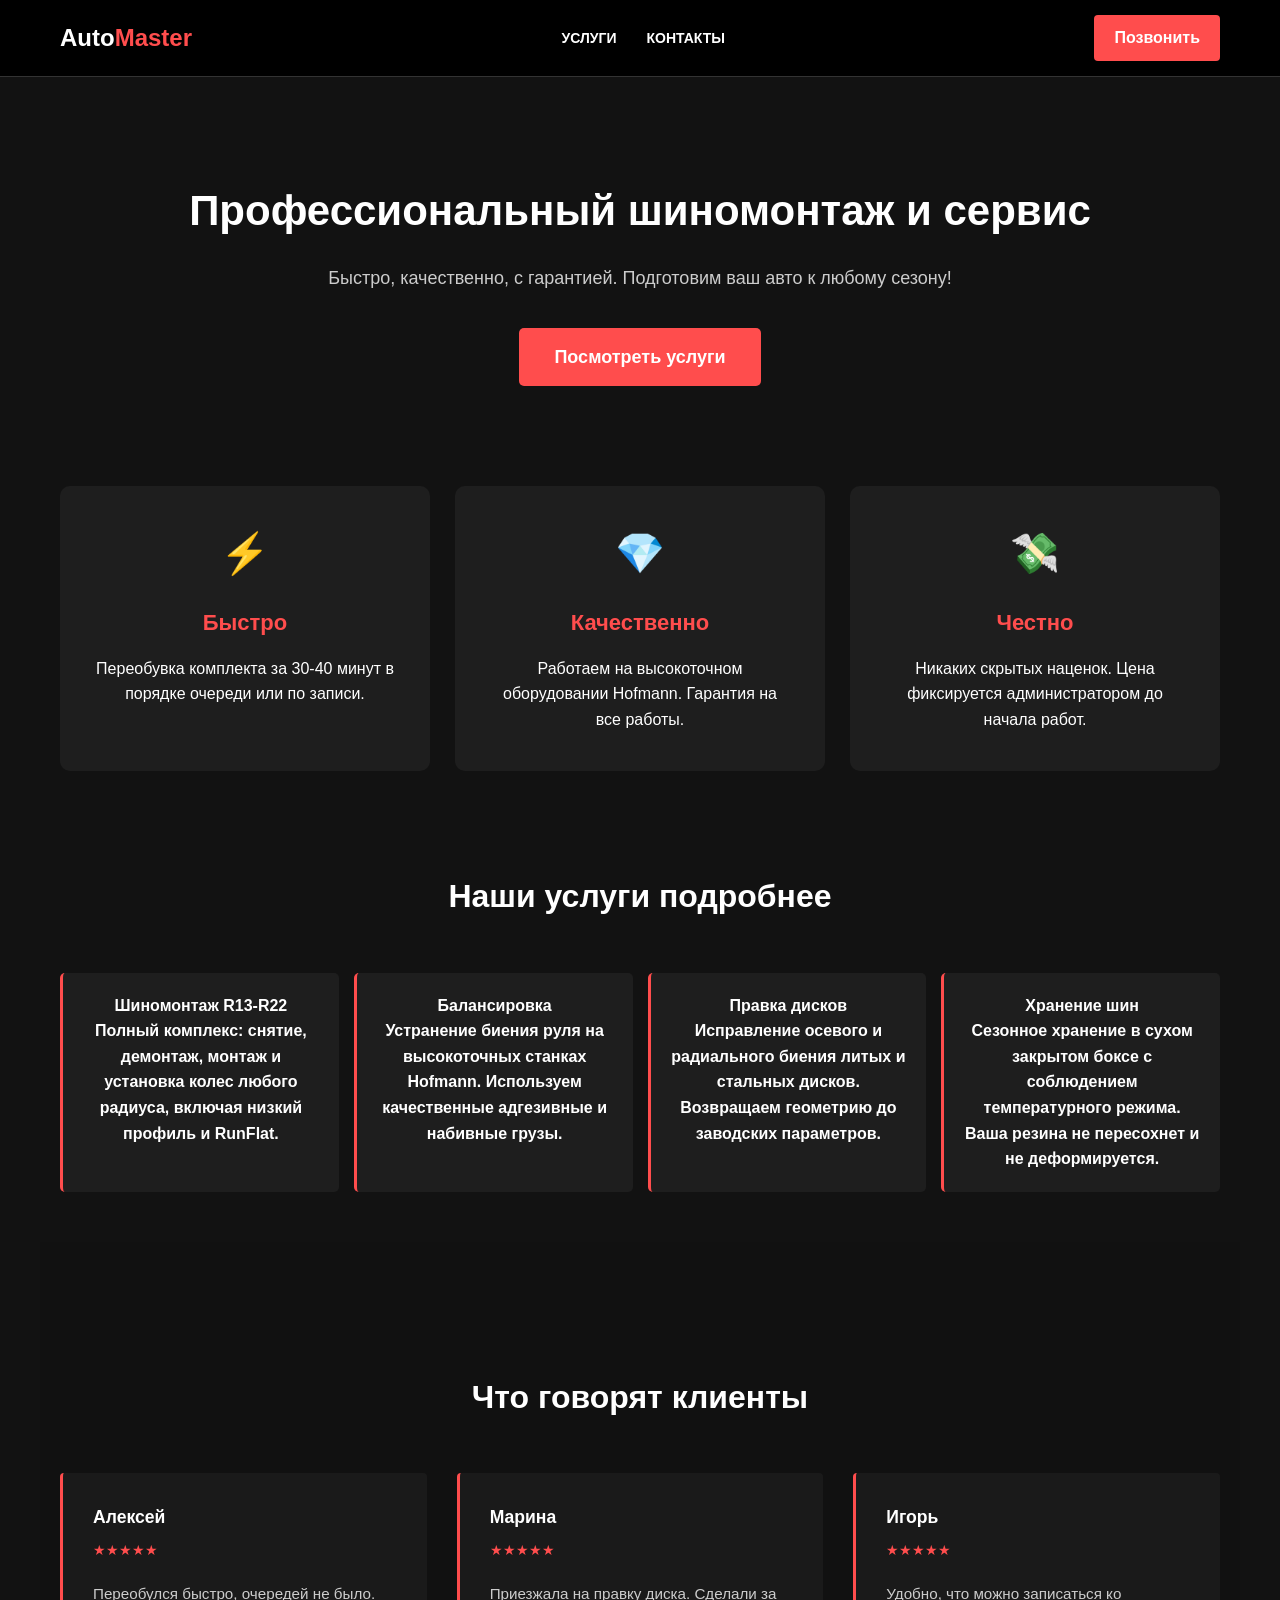
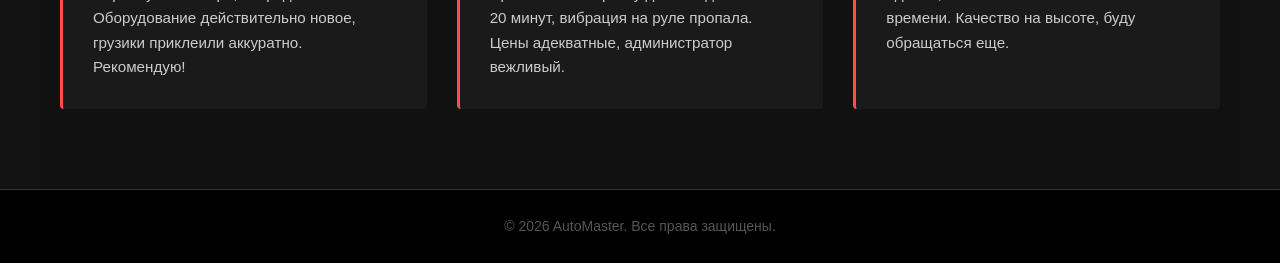
<file: index.html>
<!DOCTYPE html>
<html lang="ru">
<head>
    <meta charset="UTF-8">
    <meta name="viewport" content="width=device-width, initial-scale=1.0">
    <title>AutoMaster — Главная</title>
    <link rel="stylesheet" href="style.css">
</head>
<body>
    <header class="header">
        <div class="container header-flex">
            <a href="index.html" class="logo">Auto<span>Master</span></a>
            <nav>
                <a href="services.html" class="nav-link">Услуги</a>
                <a href="contacts.html" class="nav-link">Контакты</a>
            </nav>
            <a href="tel:+79242152141" class="call-btn">Позвонить</a>
        </div>
    </header>

    <section class="hero">
        <div class="container">
            <h1>Профессиональный шиномонтаж и сервис</h1>
            <p>Быстро, качественно, с гарантией. Подготовим ваш авто к любому сезону!</p>
            <a href="services.html" class="btn-main">Посмотреть услуги</a>
        </div>
    </section>

    <!-- Секция преимуществ с карточками -->
    <section class="features-section">
        <div class="container">
            <div class="features-grid">
                <div class="feature-card">
                    <span class="feature-icon">⚡</span>
                    <h3>Быстро</h3>
                    <p>Переобувка комплекта за 30-40 минут в порядке очереди или по записи.</p>
                </div>
                <div class="feature-card">
                    <span class="feature-icon">💎</span>
                    <h3>Качественно</h3>
                    <p>Работаем на высокоточном оборудовании Hofmann. Гарантия на все работы.</p>
                </div>
                <div class="feature-card">
                    <span class="feature-icon">💸</span>
                    <h3>Честно</h3>
                    <p>Никаких скрытых наценок. Цена фиксируется администратором до начала работ.</p>
                </div>
            </div>
        </div>
    </section>

    <!-- Секция мини-услуг -->
    <!-- Секция расширенных услуг -->
    <section class="home-services container">
        <h2 class="section-title">Наши услуги подробнее</h2>
        <div class="mini-services-grid">
            <div class="mini-card">
                <h4>Шиномонтаж R13-R22</h4>
                <p>Полный комплекс: снятие, демонтаж, монтаж и установка колес любого радиуса, включая низкий профиль и RunFlat.</p>
            </div>
            <div class="mini-card">
                <h4>Балансировка</h4>
                <p>Устранение биения руля на высокоточных станках Hofmann. Используем качественные адгезивные и набивные грузы.</p>
            </div>
            <div class="mini-card">
                <h4>Правка дисков</h4>
                <p>Исправление осевого и радиального биения литых и стальных дисков. Возвращаем геометрию до заводских параметров.</p>
            </div>
            <div class="mini-card">
                <h4>Хранение шин</h4>
                <p>Сезонное хранение в сухом закрытом боксе с соблюдением температурного режима. Ваша резина не пересохнет и не деформируется.</p>
            </div>
        </div>
    </section>


        <!-- Секция отзывов -->
    <section class="reviews container">
        <h2 class="section-title">Что говорят клиенты</h2>
        <div class="reviews-grid">
            <div class="review-card">
                <div class="review-author">Алексей</div>
                <div class="review-rating">★★★★★</div>
                <p>Переобулся быстро, очередей не было. Оборудование действительно новое, грузики приклеили аккуратно. Рекомендую!</p>
            </div>
            <div class="review-card">
                <div class="review-author">Марина</div>
                <div class="review-rating">★★★★★</div>
                <p>Приезжала на правку диска. Сделали за 20 минут, вибрация на руле пропала. Цены адекватные, администратор вежливый.</p>
            </div>
            <div class="review-card">
                <div class="review-author">Игорь</div>
                <div class="review-rating">★★★★★</div>
                <p>Удобно, что можно записаться ко времени. Качество на высоте, буду обращаться еще.</p>
            </div>
        </div>
    </section>

    <footer class="footer">
        <div class="container">
            <p>&copy; 2026 AutoMaster. Все права защищены.</p>
        </div>
    </footer>
</body>
</html>
</file>
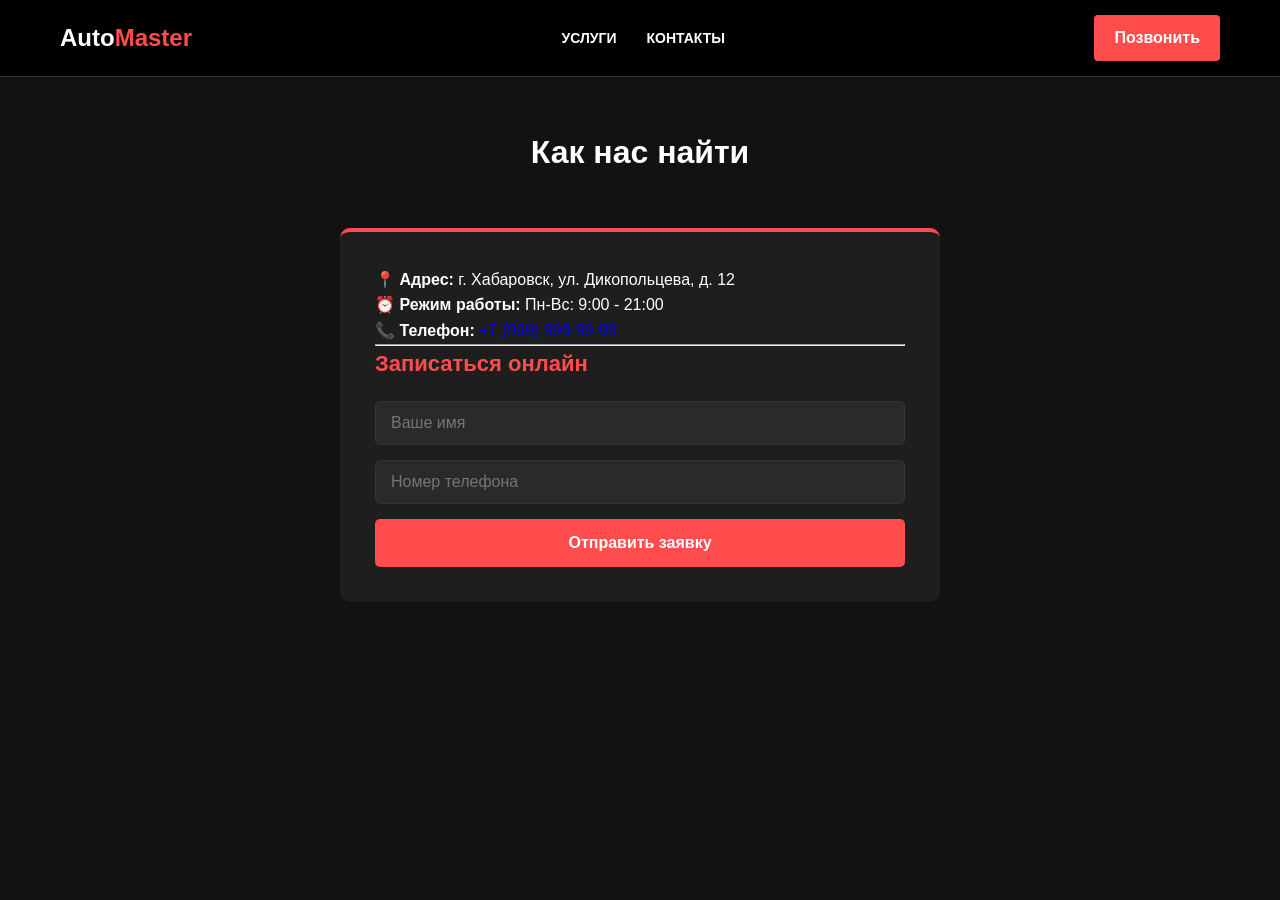
<file: contacts.html>
<!DOCTYPE html>
<html lang="ru">
<head>
    <meta charset="UTF-8">
    <meta name="viewport" content="width=device-width, initial-scale=1.0">
    <title>Контакты — AutoMaster</title>
    <link rel="stylesheet" href="style.css">
</head>
<body>
    <!-- Шапка сайта -->
    <header class="header">
        <div class="container header-flex">
            <a href="index.html" class="logo">Auto<span>Master</span></a>
            <nav>
                <a href="services.html" class="nav-link">Услуги</a>
                <a href="contacts.html" class="nav-link">Контакты</a>
            </nav>
            <a href="tel:+79242152141" class="call-btn">Позвонить</a>
        </div>
    </header>

    <!-- Основной контент -->
    <main class="container">
        <h2 class="section-title">Как нас найти</h2>

        <div class="contact-card">
            <div class="contact-info">
                <p>📍 <strong>Адрес:</strong> г. Хабаровск, ул. Дикопольцева, д. 12</p>
                <p>⏰ <strong>Режим работы:</strong> Пн-Вс: 9:00 - 21:00</p>
                <p>📞 <strong>Телефон:</strong> <a href="tel:+79999999999" class="phone-link">+7 (999) 999-99-99</a></p>
            </div>

            <hr class="divider">

            <h3 class="form-title">Записаться онлайн</h3>

            <form id="orderForm" class="appointment-form">
                <input type="text" placeholder="Ваше имя" required>
                <input type="tel" placeholder="Номер телефона" required>
                <button type="submit" class="btn-submit">Отправить заявку</button>
            </form>
        </div>
    </main>

    <script src="script.js"></script>
</body>
</html>
</file>
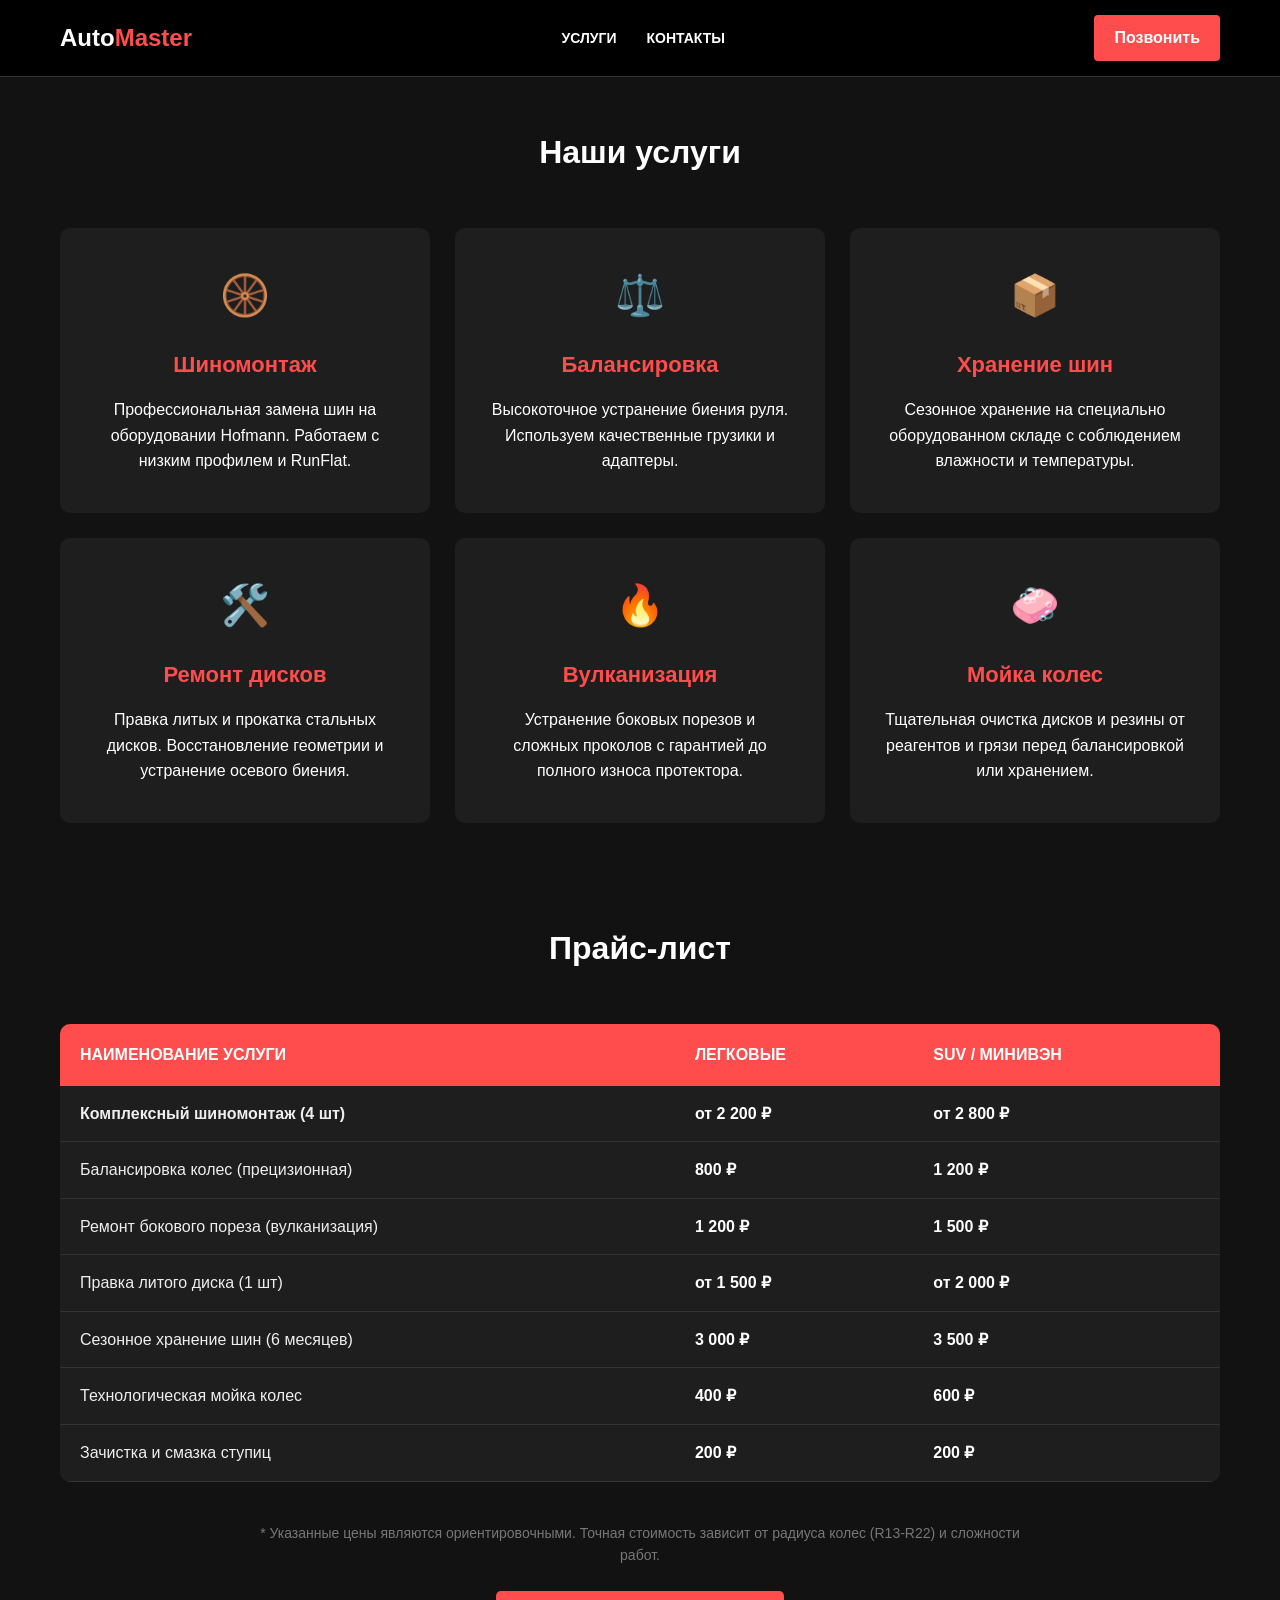
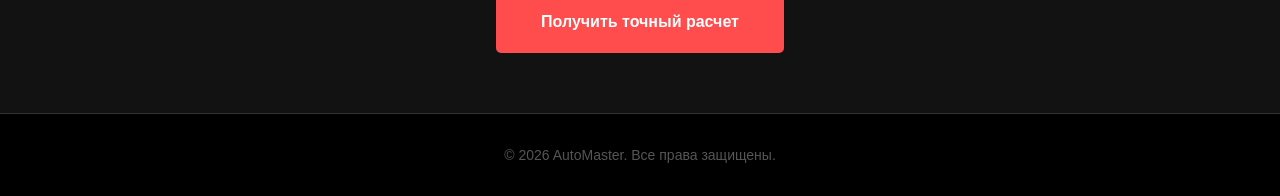
<file: services.html>
<!DOCTYPE html>
<html lang="ru">
<head>
    <meta charset="UTF-8">
    <meta name="viewport" content="width=device-width, initial-scale=1.0">
    <title>Наши услуги — AutoMaster</title>
    <link rel="stylesheet" href="style.css">
</head>
<body>
    <header class="header">
        <div class="container header-flex">
            <a href="index.html" class="logo">Auto<span>Master</span></a>
            <nav>
                <a href="services.html" class="nav-link">Услуги</a>
                <a href="contacts.html" class="nav-link">Контакты</a>
            </nav>
            <a href="tel:+79242152141" class="call-btn">Позвонить</a>
        </div>
    </header>

    <main class="container">
        <h2 class="section-title">Наши услуги</h2>

        <div class="services-grid">
            <!-- Карта 1 -->
            <div class="service-card">
                <div class="service-icon">🛞</div>
                <h3>Шиномонтаж</h3>
                <p>Профессиональная замена шин на оборудовании Hofmann. Работаем с низким профилем и RunFlat.</p>
            </div>

            <!-- Карта 2 -->
            <div class="service-card">
                <div class="service-icon">⚖️</div>
                <h3>Балансировка</h3>
                <p>Высокоточное устранение биения руля. Используем качественные грузики и адаптеры.</p>
            </div>

            <!-- Карта 3 -->
            <div class="service-card">
                <div class="service-icon">📦</div>
                <h3>Хранение шин</h3>
                <p>Сезонное хранение на специально оборудованном складе с соблюдением влажности и температуры.</p>
            </div>

            <!-- Карта 4 -->
            <div class="service-card">
                <div class="service-icon">🛠️</div>
                <h3>Ремонт дисков</h3>
                <p>Правка литых и прокатка стальных дисков. Восстановление геометрии и устранение осевого биения.</p>
            </div>

            <!-- Карта 5 -->
            <div class="service-card">
                <div class="service-icon">🔥</div>
                <h3>Вулканизация</h3>
                <p>Устранение боковых порезов и сложных проколов с гарантией до полного износа протектора.</p>
            </div>

            <!-- Карта 6 -->
            <div class="service-card">
                <div class="service-icon">🧼</div>
                <h3>Мойка колес</h3>
                <p>Тщательная очистка дисков и резины от реагентов и грязи перед балансировкой или хранением.</p>
            </div>
        </div>


    </main>

    <!-- Основной контент -->
    <main class="container">
        <h2 class="section-title">Прайс-лист</h2>

        <table class="price-table">
            <thead>
                <tr>
                    <th>Наименование услуги</th>
                    <th>Легковые</th>
                    <th>SUV / Минивэн</th>
                </tr>
            </thead>
            <tbody>
                <tr>
                    <td><strong>Комплексный шиномонтаж (4 шт)</strong></td>
                    <td>от 2 200 ₽</td>
                    <td>от 2 800 ₽</td>
                </tr>
                <tr>
                    <td>Балансировка колес (прецизионная)</td>
                    <td>800 ₽</td>
                    <td>1 200 ₽</td>
                </tr>
                <tr>
                    <td>Ремонт бокового пореза (вулканизация)</td>
                    <td>1 200 ₽</td>
                    <td>1 500 ₽</td>
                </tr>
                <tr>
                    <td>Правка литого диска (1 шт)</td>
                    <td>от 1 500 ₽</td>
                    <td>от 2 000 ₽</td>
                </tr>
                <tr>
                    <td>Сезонное хранение шин (6 месяцев)</td>
                    <td>3 000 ₽</td>
                    <td>3 500 ₽</td>
                </tr>
                <tr>
                    <td>Технологическая мойка колес</td>
                    <td>400 ₽</td>
                    <td>600 ₽</td>
                </tr>
                <tr>
                    <td>Зачистка и смазка ступиц</td>
                    <td>200 ₽</td>
                    <td>200 ₽</td>
                </tr>
            </tbody>
        </table>

        <!-- Центрированный блок с кнопкой -->
        <div class="price-footer">
            <p class="price-note">* Указанные цены являются ориентировочными. Точная стоимость зависит от радиуса колес (R13-R22) и сложности работ.</p>
            <a href="contacts.html" class="btn-submit">Получить точный расчет</a>
        </div>
    </main>

    <!-- Подвал сайта -->
    <footer class="footer">
        <div class="container">
            <p>&copy; 2026 AutoMaster. Все права защищены.</p>
        </div>
    </footer>

    <!-- Подключаем стили прямо здесь для надежности центрирования кнопки -->
    <style>
        .price-footer {
            display: flex;
            flex-direction: column;
            align-items: center; /* Центрируем кнопку и текст */
            margin: 40px 0 60px;
            text-align: center;
        }

        .price-note {
            color: #777;
            font-size: 14px;
            margin-bottom: 25px;
            max-width: 800px;
        }

        .btn-submit {
            display: inline-block;
            background: #ff4d4d;
            color: white;
            padding: 18px 45px;
            text-decoration: none;
            border-radius: 5px;
            font-weight: bold;
            font-size: 16px;
            transition: 0.3s;
        }

        .btn-submit:hover {
            background: #cc0000;
            transform: translateY(-2px);
        }

        .footer {
            background: #000;
            padding: 30px 0;
            border-top: 1px solid #333;
            text-align: center;
            color: #555;
            margin-top: auto;
        }
    </style>
</body>
</html>
</file>
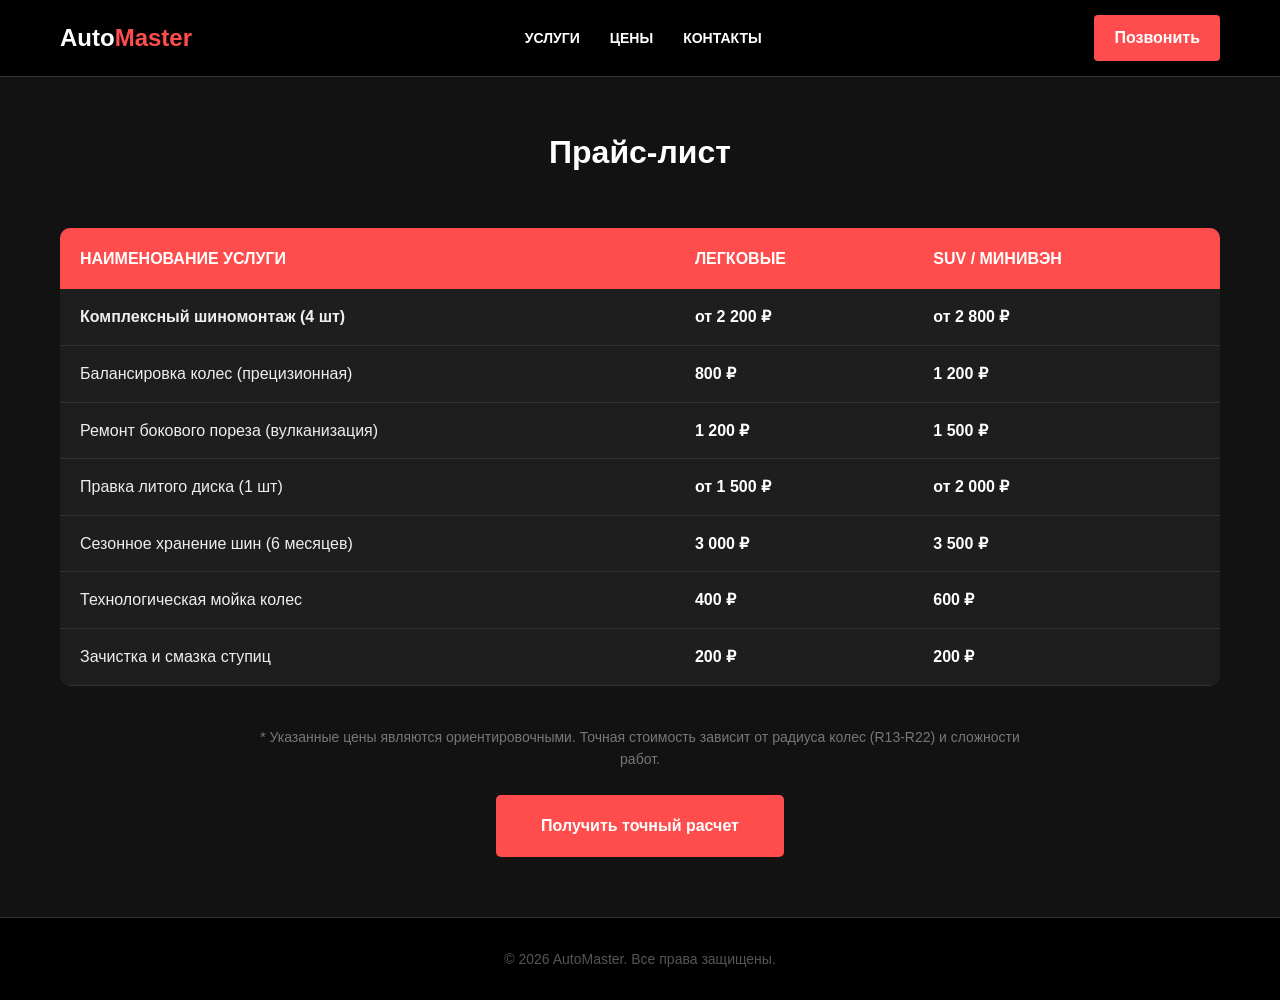
<file: фыв.html>
<!DOCTYPE html>
<html lang="ru">
<head>
    <meta charset="UTF-8">
    <meta name="viewport" content="width=device-width, initial-scale=1.0">
    <title>Цены на услуги — AutoMaster</title>
    <link rel="stylesheet" href="style.css">
</head>
<body>
    <!-- Шапка сайта -->
    <header class="header">
        <div class="container header-flex">
            <a href="index.html" class="logo">Auto<span>Master</span></a>
            <nav>
                <a href="services.html" class="nav-link">Услуги</a>
                <a href="prices.html" class="nav-link">Цены</a>
                <a href="contacts.html" class="nav-link">Контакты</a>
            </nav>
            <a href="tel:+79242152141" class="call-btn">Позвонить</a>
        </div>
    </header>

    <!-- Основной контент -->
    <main class="container">
        <h2 class="section-title">Прайс-лист</h2>

        <table class="price-table">
            <thead>
                <tr>
                    <th>Наименование услуги</th>
                    <th>Легковые</th>
                    <th>SUV / Минивэн</th>
                </tr>
            </thead>
            <tbody>
                <tr>
                    <td><strong>Комплексный шиномонтаж (4 шт)</strong></td>
                    <td>от 2 200 ₽</td>
                    <td>от 2 800 ₽</td>
                </tr>
                <tr>
                    <td>Балансировка колес (прецизионная)</td>
                    <td>800 ₽</td>
                    <td>1 200 ₽</td>
                </tr>
                <tr>
                    <td>Ремонт бокового пореза (вулканизация)</td>
                    <td>1 200 ₽</td>
                    <td>1 500 ₽</td>
                </tr>
                <tr>
                    <td>Правка литого диска (1 шт)</td>
                    <td>от 1 500 ₽</td>
                    <td>от 2 000 ₽</td>
                </tr>
                <tr>
                    <td>Сезонное хранение шин (6 месяцев)</td>
                    <td>3 000 ₽</td>
                    <td>3 500 ₽</td>
                </tr>
                <tr>
                    <td>Технологическая мойка колес</td>
                    <td>400 ₽</td>
                    <td>600 ₽</td>
                </tr>
                <tr>
                    <td>Зачистка и смазка ступиц</td>
                    <td>200 ₽</td>
                    <td>200 ₽</td>
                </tr>
            </tbody>
        </table>

        <!-- Центрированный блок с кнопкой -->
        <div class="price-footer">
            <p class="price-note">* Указанные цены являются ориентировочными. Точная стоимость зависит от радиуса колес (R13-R22) и сложности работ.</p>
            <a href="contacts.html" class="btn-submit">Получить точный расчет</a>
        </div>
    </main>

    <!-- Подвал сайта -->
    <footer class="footer">
        <div class="container">
            <p>&copy; 2026 AutoMaster. Все права защищены.</p>
        </div>
    </footer>

    <!-- Подключаем стили прямо здесь для надежности центрирования кнопки -->
    <style>
        .price-footer {
            display: flex;
            flex-direction: column;
            align-items: center; /* Центрируем кнопку и текст */
            margin: 40px 0 60px;
            text-align: center;
        }

        .price-note {
            color: #777;
            font-size: 14px;
            margin-bottom: 25px;
            max-width: 800px;
        }

        .btn-submit {
            display: inline-block;
            background: #ff4d4d;
            color: white;
            padding: 18px 45px;
            text-decoration: none;
            border-radius: 5px;
            font-weight: bold;
            font-size: 16px;
            transition: 0.3s;
        }

        .btn-submit:hover {
            background: #cc0000;
            transform: translateY(-2px);
        }

        .footer {
            background: #000;
            padding: 30px 0;
            border-top: 1px solid #333;
            text-align: center;
            color: #555;
            margin-top: auto;
        }
    </style>
</body>
</html>
</file>
<file: style.css>
/* 1. Обнуление и база */
* { margin: 0; padding: 0; box-sizing: border-box; font-family: 'Segoe UI', Arial, sans-serif; }
body { background: #121212; color: #fff; line-height: 1.6; min-height: 100vh; display: flex; flex-direction: column; }
.container { max-width: 1200px; margin: 0 auto; padding: 0 20px; width: 100%; }

/* 2. Хедер */
.header { background: #000; padding: 15px 0; border-bottom: 1px solid #333; position: sticky; top: 0; z-index: 1000; }
.header-flex { display: flex; justify-content: space-between; align-items: center; }
.logo { font-size: 24px; font-weight: 800; text-decoration: none !important; color: #fff !important; }
.logo span { color: #ff4d4d; }

nav { display: flex; gap: 30px; align-items: center; }
.nav-link { color: #fff !important; text-decoration: none; font-size: 14px; text-transform: uppercase; font-weight: 600; transition: 0.3s; }
.nav-link:hover { color: #ff4d4d !important; }

.call-btn { background: #ff4d4d; color: #fff !important; padding: 10px 20px; border-radius: 4px; text-decoration: none; font-weight: bold; transition: 0.3s; }
.call-btn:hover { background: #cc0000; }

/* 3. Главная страница (Hero) */
.hero { padding: 100px 0; text-align: center; background: #121212; }
.hero h1 { font-size: 42px; margin-bottom: 20px; }
.hero p { font-size: 18px; color: #ccc; margin-bottom: 35px; }
.btn-main { display: inline-block; background: #ff4d4d; color: #fff !important; padding: 15px 35px; text-decoration: none; border-radius: 5px; font-weight: bold; font-size: 18px; transition: 0.3s; }
.btn-main:hover { background: #cc0000; transform: translateY(-3px); }

/* 4. Секции и сетки (Услуги и Преимущества) */
.section-title { text-align: center; font-size: 32px; margin: 50px 0; }

.features-grid, .services-grid {
    display: grid;
    grid-template-columns: repeat(auto-fit, minmax(300px, 1fr));
    gap: 25px;
    margin-bottom: 50px;
}

/* Карточки (общий стиль для всех страниц) */
.feature-card, .service-card, .contact-container, .contact-card {
    background: #1e1e1e;
    padding: 35px;
    border-radius: 10px;
    border-bottom: 4px solid transparent;
    transition: 0.3s;
    text-align: center;
}

.feature-card:hover, .service-card:hover { border-bottom-color: #ff4d4d; transform: translateY(-5px); background: #252525; }
.feature-icon, .service-icon { font-size: 40px; margin-bottom: 20px; display: block; }
h3 { color: #ff4d4d; margin-bottom: 15px; font-size: 22px; }

/* 5. Коротко о главном (Мини-карточки) */
.mini-services-grid { display: grid; grid-template-columns: repeat(auto-fit, minmax(200px, 1fr)); gap: 15px; margin-bottom: 50px; }
.mini-card { background: #1e1e1e; padding: 20px; text-align: center; border-radius: 5px; border-left: 3px solid #ff4d4d; font-weight: 600; }

/* 6. Таблица цен */
.price-table { width: 100%; border-collapse: collapse; margin: 30px 0; background: #1e1e1e; border-radius: 10px; overflow: hidden; }
.price-table th { background: #ff4d4d; color: white; text-align: left; padding: 18px 20px; font-size: 16px; text-transform: uppercase; }
.price-table td { padding: 15px 20px; border-bottom: 1px solid #333; color: #eee; }
.price-table tr:hover { background: #252525; }
.price-table td:nth-child(2), .price-table td:nth-child(3) { font-weight: bold; color: #fff; }

.price-footer { display: flex; flex-direction: column; align-items: center; text-align: center; margin: 30px 0 60px; }

/* 7. Контакты и Форма */
.contact-container, .contact-card { max-width: 600px; margin: 0 auto 50px; border-top: 4px solid #ff4d4d; border-bottom: none; text-align: left; }
.appointment-form { display: flex; flex-direction: column; gap: 15px; margin-top: 20px; }
.appointment-form input { padding: 12px 15px; border-radius: 5px; border: 1px solid #333; background: #2a2a2a; color: white; font-size: 16px; outline: none; }
.appointment-form input:focus { border-color: #ff4d4d; }
.btn-submit { background: #ff4d4d; color: white; padding: 15px; border: none; border-radius: 5px; font-weight: bold; font-size: 16px; cursor: pointer; transition: 0.3s; }
.btn-submit:hover { background: #cc0000; }

/* 8. Футер */
footer, .footer { background: #000; color: #555; text-align: center; padding: 25px 0; border-top: 1px solid #333; margin-top: auto; font-size: 14px; }

/* Секция отзывов в темной теме */
.reviews {
    padding: 80px 20px;
    background-color: #111; /* Цвет фона как у всего сайта */
}

.reviews .section-title {
    color: #fff;
    text-align: center;
    margin-bottom: 50px;
    font-size: 2rem;
}

.reviews-grid {
    display: grid;
    grid-template-columns: repeat(auto-fit, minmax(300px, 1fr));
    gap: 30px;
}

.review-card {
    background: #1a1a1a; /* Темный фон карточки, чуть светлее основного */
    padding: 30px;
    border-radius: 4px; /* Делаем углы более строгими, как в услугах */
    border-left: 3px solid #ff4d4d; /* Твоя фирменная красная линия */
    transition: 0.3s;
}

.review-card:hover {
    background: #222; /* Легкий интерактив при наведении */
}

.review-author {
    color: #fff;
    font-weight: bold;
    font-size: 1.1rem;
    margin-bottom: 8px;
}

.review-rating {
    color: #ff4d4d; /* Звезды сделаем красными в тон логотипа, либо оставь #ffc107 */
    margin-bottom: 20px;
    font-size: 0.9rem;
}

.review-card p {
    line-height: 1.6;
    color: #ccc; /* Светло-серый текст для хорошей читаемости на черном */
    font-style: normal; /* Убираем курсив, чтобы было строже */
    font-size: 0.95rem;
}

@media (max-width: 768px) {
    header, .header {
        flex-direction: column !important; /* Выстраиваем логотип и меню вертикально */
        gap: 15px !important;              /* Делаем отступ между логотипом и ссылками */
        padding: 15px 5% !important;
        text-align: center !important;
    }
    nav, .nav {
        display: flex !important;
        flex-wrap: wrap !important;        /* Разрешаем кнопкам переноситься на новый ряд */
        justify-content: center !important;
        gap: 10px !important;
    }
    nav a, .nav a {
        margin: 0 5px !important;          /* Делаем компактные отступы по бокам */
        font-size: 0.9rem !important;      /* Слегка уменьшаем текст под экраны мобильных */
    }
}
</file>
